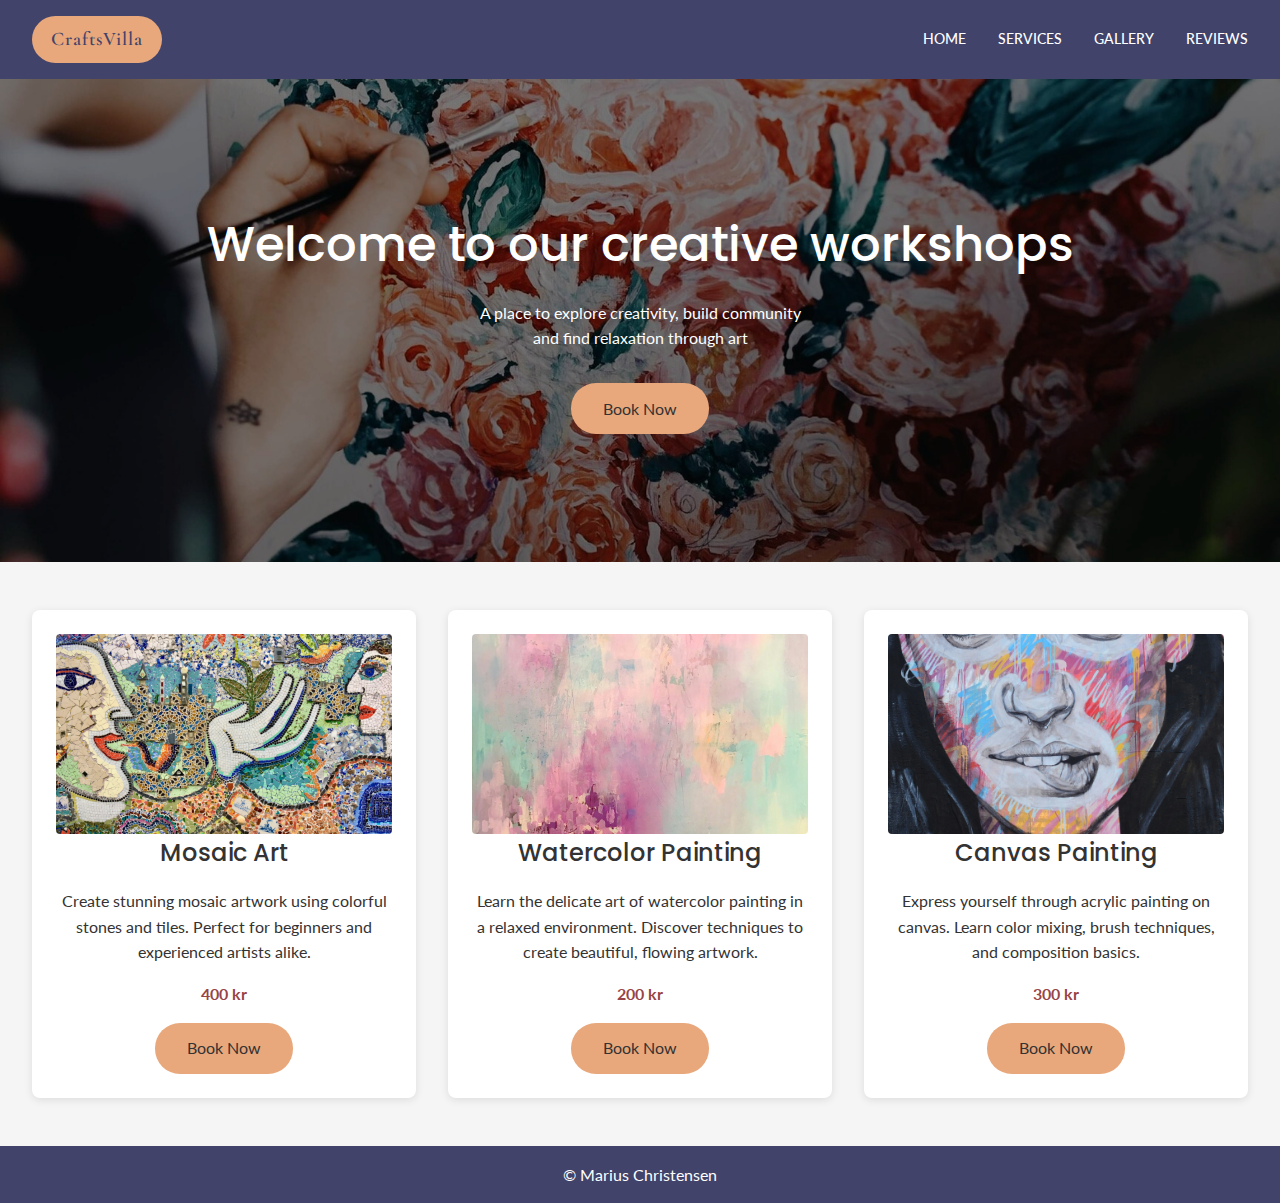
<file: index.html>
<!DOCTYPE html>
<html lang="en">
  <head>
    <meta charset="UTF-8" />
    <meta name="viewport" content="width=device-width, initial-scale=1.0" />
    <title>CraftsVilla - Creative Workshops</title>
    <link rel="preconnect" href="https://fonts.googleapis.com" />
    <link rel="preconnect" href="https://fonts.gstatic.com" crossorigin />
    <link
      href="https://fonts.googleapis.com/css2?family=Cormorant+Garamond:wght@600&family=Poppins:wght@500&family=Lato:wght@400&display=swap"
      rel="stylesheet"
    />
    <link rel="stylesheet" href="style.css" />
  </head>
  <body>
    <header>
      <nav>
        <a href="index.html" class="logo">CraftsVilla</a>
        <div class="nav-links">
          <a href="index.html" class="nav-link">HOME</a>
          <a href="services.html" class="nav-link">SERVICES</a>
          <a href="gallery.html" class="nav-link">GALLERY</a>
          <a href="reviews.html" class="nav-link">REVIEWS</a>
        </div>
      </nav>
    </header>
    <main>
      <section class="hero">
        <div class="hero-content">
          <h1>Welcome to our creative workshops</h1>
          <p class="catchphrase">A place to explore creativity, build community<br />and find relaxation through art</p>
          <a href="services.html" class="btn btn-primary">Book Now</a>
        </div>
      </section>
      <section class="activities">
        <div class="activity-card">
          <div class="activity-image">
            <img src="./assets/images/mosaic.jpg" alt="Mosaic Art Workshop" />
          </div>
          <h3>Mosaic Art</h3>
          <p>
            Create stunning mosaic artwork using colorful stones and tiles. Perfect for beginners and experienced
            artists alike.
          </p>
          <p class="price">400 kr</p>
          <a href="services.html" class="btn btn-primary">Book Now</a>
        </div>
        <div class="activity-card">
          <div class="activity-image">
            <img src="./assets/images/watercolor.jpg" alt="Watercolor Painting Workshop" />
          </div>
          <h3>Watercolor Painting</h3>
          <p>
            Learn the delicate art of watercolor painting in a relaxed environment. Discover techniques to create
            beautiful, flowing artwork.
          </p>
          <p class="price">200 kr</p>
          <a href="services.html" class="btn btn-primary">Book Now</a>
        </div>
        <div class="activity-card">
          <div class="activity-image">
            <img src="./assets/images/canvas.jpg" alt="Canvas Painting Workshop" />
          </div>
          <h3>Canvas Painting</h3>
          <p>
            Express yourself through acrylic painting on canvas. Learn color mixing, brush techniques, and composition
            basics.
          </p>
          <p class="price">300 kr</p>
          <a href="services.html" class="btn btn-primary">Book Now</a>
        </div>
      </section>
    </main>
    <footer>
      <p>© Marius Christensen</p>
    </footer>
    <script src="script.js"></script>
  </body>
</html>
</file>
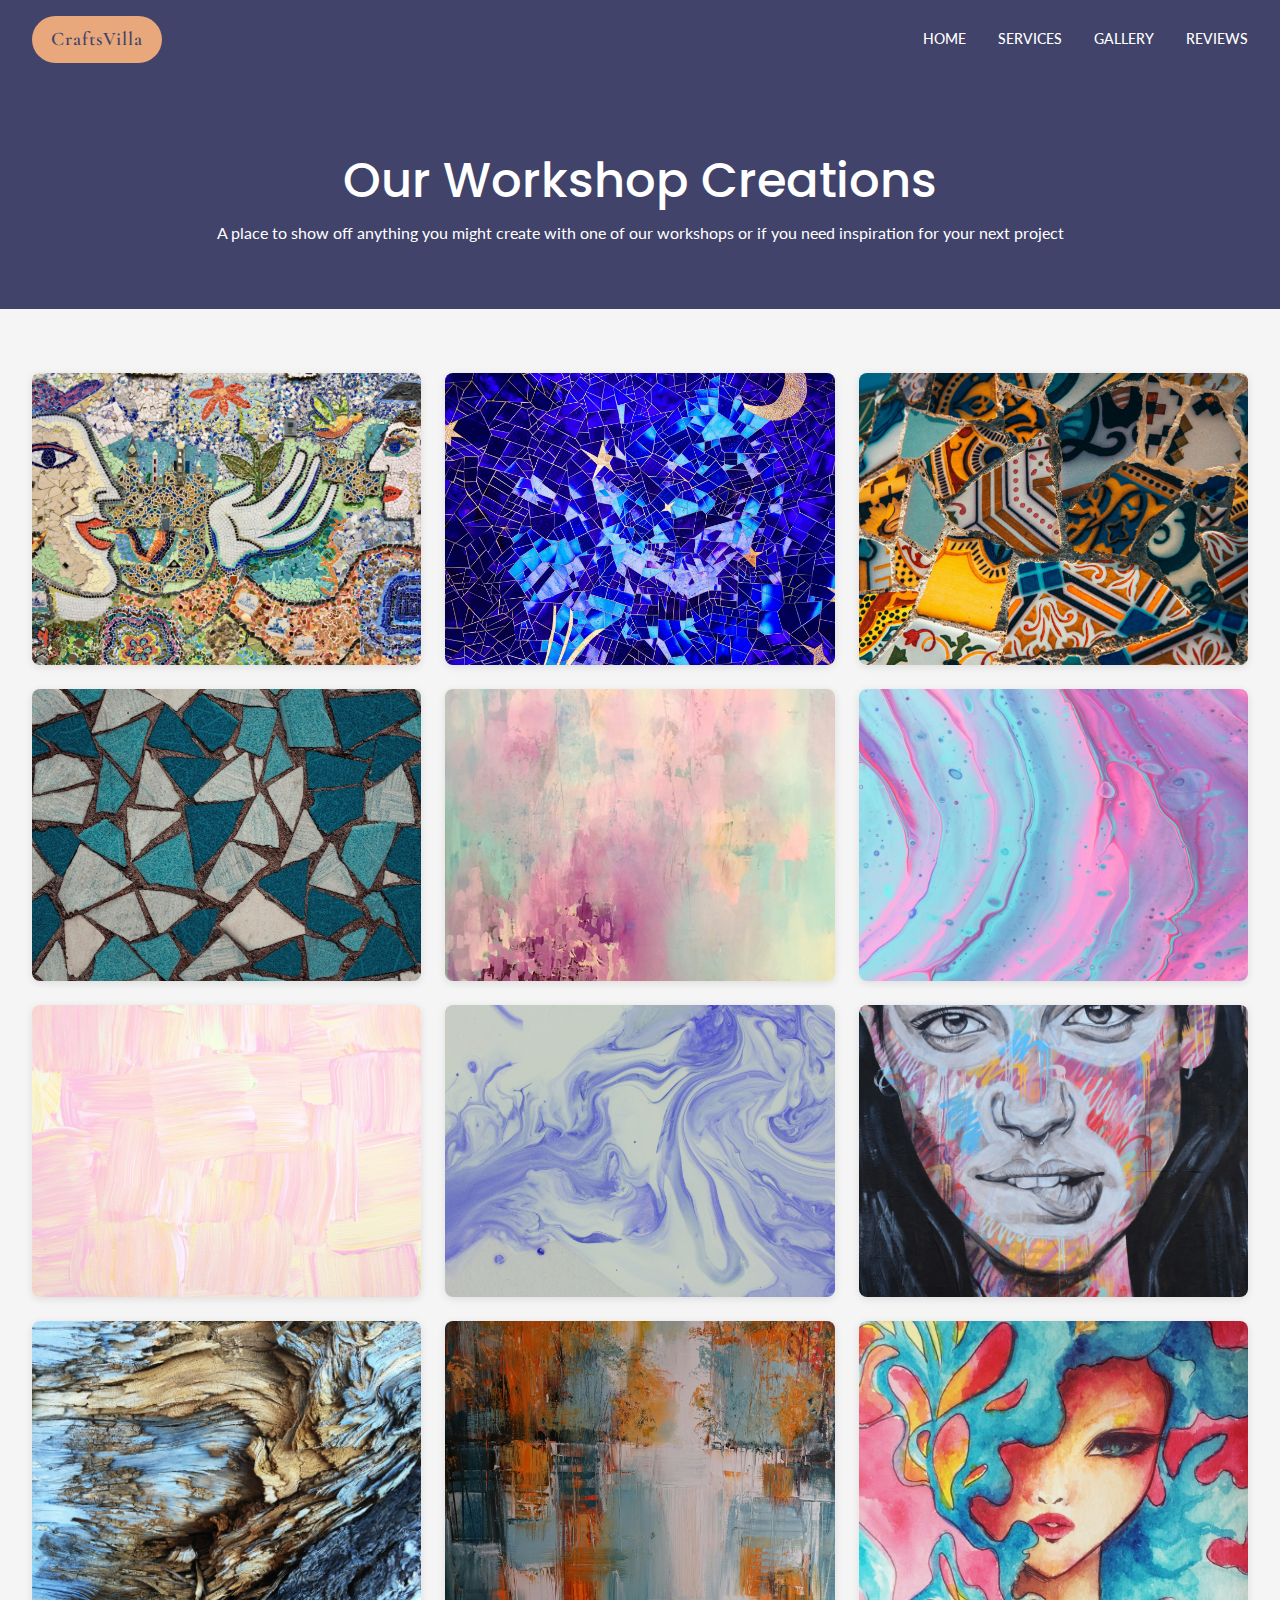
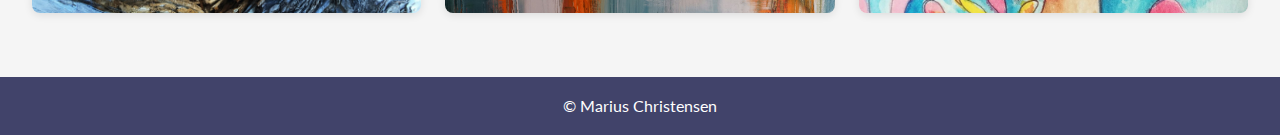
<file: gallery.html>
<!DOCTYPE html>
<html lang="en">
  <head>
    <meta charset="UTF-8" />
    <meta name="viewport" content="width=device-width, initial-scale=1.0" />
    <title>Gallery - CraftsVilla</title>
    <link rel="preconnect" href="https://fonts.googleapis.com" />
    <link rel="preconnect" href="https://fonts.gstatic.com" crossorigin />
    <link
      href="https://fonts.googleapis.com/css2?family=Cormorant+Garamond:wght@600&family=Poppins:wght@500&family=Lato:wght@400&display=swap"
      rel="stylesheet"
    />
    <link rel="stylesheet" href="style.css" />
  </head>
  <body>
    <header>
      <nav>
        <a href="index.html" class="logo">CraftsVilla</a>
        <div class="nav-links">
          <a href="index.html" class="nav-link">HOME</a>
          <a href="services.html" class="nav-link">SERVICES</a>
          <a href="gallery.html" class="nav-link">GALLERY</a>
          <a href="reviews.html" class="nav-link">REVIEWS</a>
        </div>
      </nav>
    </header>
    <main>
      <section class="gallery-hero">
        <div class="hero-content">
          <h1>Our Workshop Creations</h1>
          <p>
            A place to show off anything you might create with one of our workshops or if you need inspiration for your
            next project
          </p>
        </div>
      </section>
      <section class="gallery-container">
        <div class="gallery-item">
          <img src="./assets/images/mosaic.jpg" alt="Mosaic Art Creation" loading="lazy" />
          <div class="gallery-caption">
            <h3>Ocean Mosaic</h3>
            <p>Created in Mosaic Art Workshop</p>
          </div>
        </div>
        <div class="gallery-item">
          <img src="./assets/images/mosaic2.jpg" alt="Mosaic Art Creation" loading="lazy" />
          <div class="gallery-caption">
            <h3>Nature Mosaic</h3>
            <p>Created in Mosaic Art Workshop</p>
          </div>
        </div>
        <div class="gallery-item">
          <img src="./assets/images/mosaic3.jpg" alt="Mosaic Art Creation" loading="lazy" />
          <div class="gallery-caption">
            <h3>Abstract Mosaic</h3>
            <p>Created in Mosaic Art Workshop</p>
          </div>
        </div>
        <div class="gallery-item">
          <img src="./assets/images/mosaic4.jpg" alt="Mosaic Art Creation" loading="lazy" />
          <div class="gallery-caption">
            <h3>Geometric Mosaic</h3>
            <p>Created in Mosaic Art Workshop</p>
          </div>
        </div>
        <div class="gallery-item">
          <img src="./assets/images/watercolor.jpg" alt="Watercolor Painting" loading="lazy" />
          <div class="gallery-caption">
            <h3>Spring Flowers</h3>
            <p>Created in Watercolor Workshop</p>
          </div>
        </div>
        <div class="gallery-item">
          <img src="./assets/images/watercolor2.jpg" alt="Watercolor Painting" loading="lazy" />
          <div class="gallery-caption">
            <h3>Mountain Scene</h3>
            <p>Created in Watercolor Workshop</p>
          </div>
        </div>
        <div class="gallery-item">
          <img src="./assets/images/watercolor3.jpg" alt="Watercolor Painting" loading="lazy" />
          <div class="gallery-caption">
            <h3>Ocean Sunset</h3>
            <p>Created in Watercolor Workshop</p>
          </div>
        </div>
        <div class="gallery-item">
          <img src="./assets/images/watercolor4.jpg" alt="Watercolor Painting" loading="lazy" />
          <div class="gallery-caption">
            <h3>Forest Path</h3>
            <p>Created in Watercolor Workshop</p>
          </div>
        </div>
        <div class="gallery-item">
          <img src="./assets/images/canvas.jpg" alt="Canvas Painting" loading="lazy" />
          <div class="gallery-caption">
            <h3>Sunset Scene</h3>
            <p>Created in Canvas Painting Workshop</p>
          </div>
        </div>
        <div class="gallery-item">
          <img src="./assets/images/canvas2.jpg" alt="Canvas Painting" loading="lazy" />
          <div class="gallery-caption">
            <h3>City Lights</h3>
            <p>Created in Canvas Painting Workshop</p>
          </div>
        </div>
        <div class="gallery-item">
          <img src="./assets/images/canvas3.jpg" alt="Canvas Painting" loading="lazy" />
          <div class="gallery-caption">
            <h3>Abstract Dreams</h3>
            <p>Created in Canvas Painting Workshop</p>
          </div>
        </div>
        <div class="gallery-item">
          <img src="./assets/images/canvas4.jpg" alt="Canvas Painting" loading="lazy" />
          <div class="gallery-caption">
            <h3>Nature's Beauty</h3>
            <p>Created in Canvas Painting Workshop</p>
          </div>
        </div>
      </section>
    </main>
    <footer>
      <p>© Marius Christensen</p>
    </footer>
    <script src="script.js"></script>
  </body>
</html>
</file>
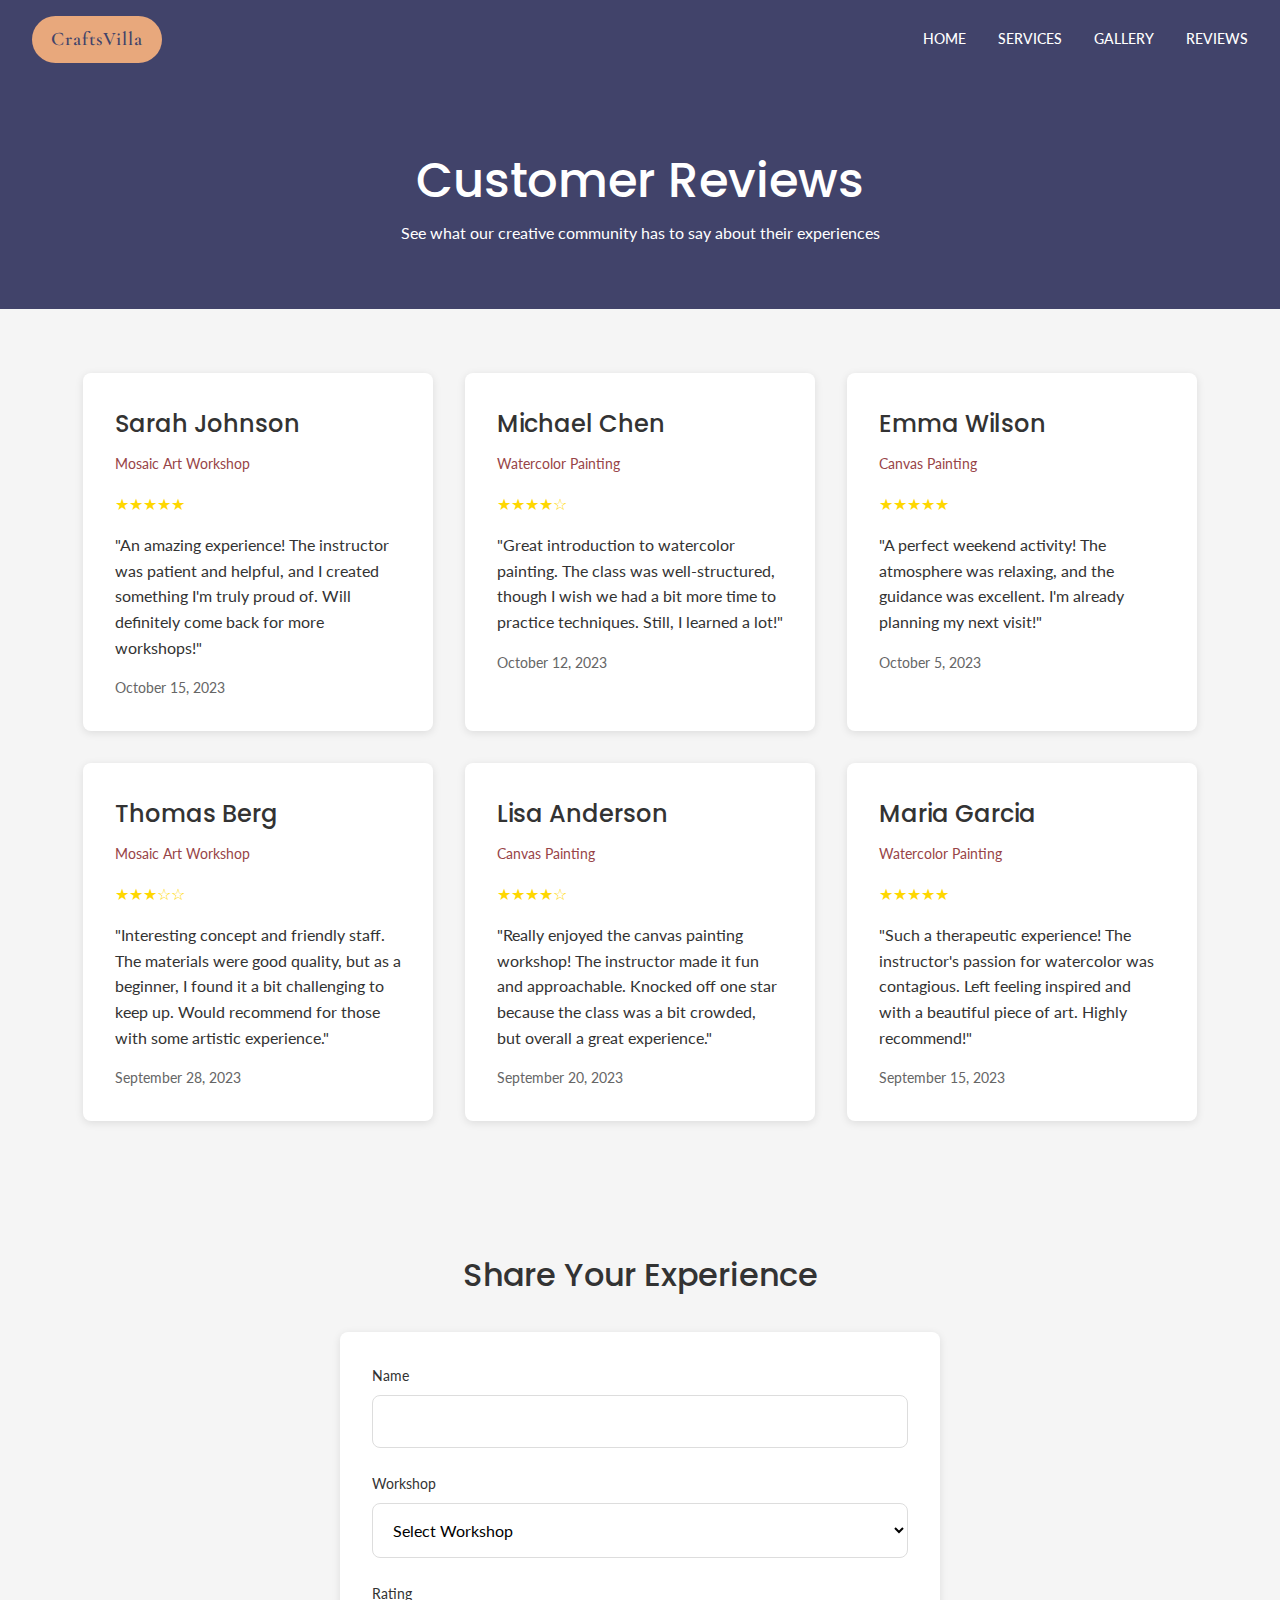
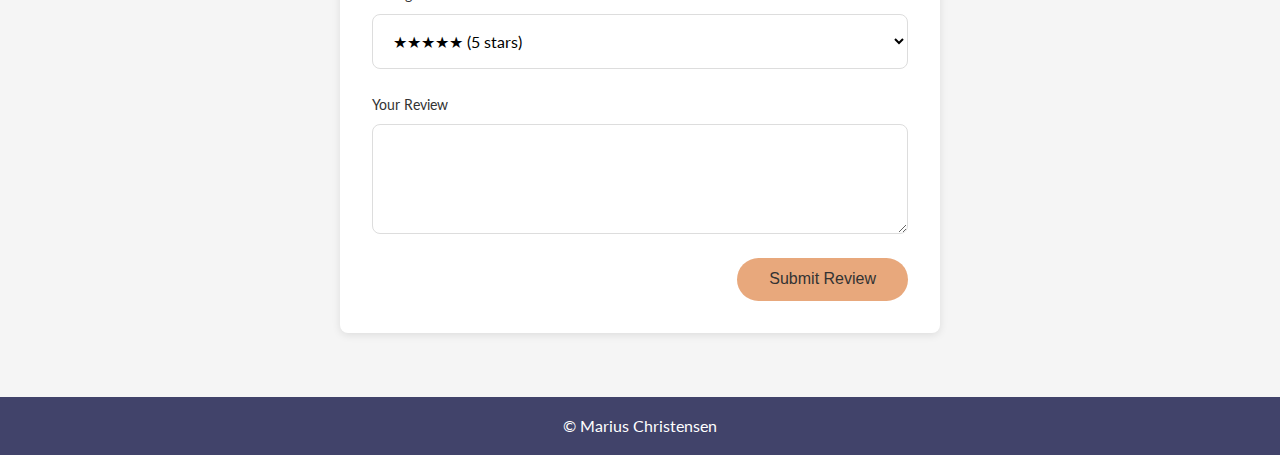
<file: reviews.html>
<!DOCTYPE html>
<html lang="en">
  <head>
    <meta charset="UTF-8" />
    <meta name="viewport" content="width=device-width, initial-scale=1.0" />
    <title>Reviews - CraftsVilla</title>
    <link rel="preconnect" href="https://fonts.googleapis.com" />
    <link rel="preconnect" href="https://fonts.gstatic.com" crossorigin />
    <link
      href="https://fonts.googleapis.com/css2?family=Cormorant+Garamond:wght@600&family=Poppins:wght@500&family=Lato:wght@400&display=swap"
      rel="stylesheet"
    />
    <link rel="stylesheet" href="style.css" />
  </head>
  <body>
    <header>
      <nav>
        <a href="index.html" class="logo">CraftsVilla</a>
        <div class="nav-links">
          <a href="index.html" class="nav-link">HOME</a>
          <a href="services.html" class="nav-link">SERVICES</a>
          <a href="gallery.html" class="nav-link">GALLERY</a>
          <a href="reviews.html" class="nav-link">REVIEWS</a>
        </div>
      </nav>
    </header>
    <main>
      <section class="reviews-hero">
        <div class="hero-content">
          <h1>Customer Reviews</h1>
          <p>See what our creative community has to say about their experiences</p>
        </div>
      </section>
      <section class="reviews-container">
        <div class="review-card">
          <div class="review-header">
            <div class="reviewer-info">
              <h3>Sarah Johnson</h3>
              <p class="workshop-type">Mosaic Art Workshop</p>
            </div>
          </div>
          <div class="rating">★★★★★</div>
          <p class="review-text">
            "An amazing experience! The instructor was patient and helpful, and I created something I'm truly proud of.
            Will definitely come back for more workshops!"
          </p>
          <p class="review-date">October 15, 2023</p>
        </div>
        <div class="review-card">
          <div class="review-header">
            <div class="reviewer-info">
              <h3>Michael Chen</h3>
              <p class="workshop-type">Watercolor Painting</p>
            </div>
          </div>
          <div class="rating">★★★★☆</div>
          <p class="review-text">
            "Great introduction to watercolor painting. The class was well-structured, though I wish we had a bit more
            time to practice techniques. Still, I learned a lot!"
          </p>
          <p class="review-date">October 12, 2023</p>
        </div>
        <div class="review-card">
          <div class="review-header">
            <div class="reviewer-info">
              <h3>Emma Wilson</h3>
              <p class="workshop-type">Canvas Painting</p>
            </div>
          </div>
          <div class="rating">★★★★★</div>
          <p class="review-text">
            "A perfect weekend activity! The atmosphere was relaxing, and the guidance was excellent. I'm already
            planning my next visit!"
          </p>
          <p class="review-date">October 5, 2023</p>
        </div>
        <div class="review-card">
          <div class="review-header">
            <div class="reviewer-info">
              <h3>Thomas Berg</h3>
              <p class="workshop-type">Mosaic Art Workshop</p>
            </div>
          </div>
          <div class="rating">★★★☆☆</div>
          <p class="review-text">
            "Interesting concept and friendly staff. The materials were good quality, but as a beginner, I found it a
            bit challenging to keep up. Would recommend for those with some artistic experience."
          </p>
          <p class="review-date">September 28, 2023</p>
        </div>
        <div class="review-card">
          <div class="review-header">
            <div class="reviewer-info">
              <h3>Lisa Anderson</h3>
              <p class="workshop-type">Canvas Painting</p>
            </div>
          </div>
          <div class="rating">★★★★☆</div>
          <p class="review-text">
            "Really enjoyed the canvas painting workshop! The instructor made it fun and approachable. Knocked off one
            star because the class was a bit crowded, but overall a great experience."
          </p>
          <p class="review-date">September 20, 2023</p>
        </div>
        <div class="review-card">
          <div class="review-header">
            <div class="reviewer-info">
              <h3>Maria Garcia</h3>
              <p class="workshop-type">Watercolor Painting</p>
            </div>
          </div>
          <div class="rating">★★★★★</div>
          <p class="review-text">
            "Such a therapeutic experience! The instructor's passion for watercolor was contagious. Left feeling
            inspired and with a beautiful piece of art. Highly recommend!"
          </p>
          <p class="review-date">September 15, 2023</p>
        </div>
      </section>
      <section class="review-form-section">
        <div class="container">
          <h2>Share Your Experience</h2>
          <form class="form-container">
            <div class="input-group">
              <label for="review-name">Name</label>
              <input type="text" id="review-name" required />
            </div>
            <div class="input-group">
              <label for="review-workshop">Workshop</label>
              <select id="review-workshop" required>
                <option value="" disabled selected>Select Workshop</option>
                <option value="mosaic">Mosaic Art</option>
                <option value="watercolor">Watercolor Painting</option>
                <option value="canvas">Canvas Painting</option>
              </select>
            </div>
            <div class="input-group">
              <label for="review-rating">Rating</label>
              <select id="review-rating" required>
                <option value="5">★★★★★ (5 stars)</option>
                <option value="4">★★★★☆ (4 stars)</option>
                <option value="3">★★★☆☆ (3 stars)</option>
                <option value="2">★★☆☆☆ (2 stars)</option>
                <option value="1">★☆☆☆☆ (1 star)</option>
              </select>
            </div>
            <div class="input-group">
              <label for="review-text">Your Review</label>
              <textarea id="review-text" rows="4" required></textarea>
            </div>
            <div class="submit-button-container">
              <button type="submit" class="btn btn-primary">Submit Review</button>
            </div>
          </form>
        </div>
      </section>
    </main>
    <footer>
      <p>© Marius Christensen</p>
    </footer>
    <script src="script.js"></script>
  </body>
</html>
</file>
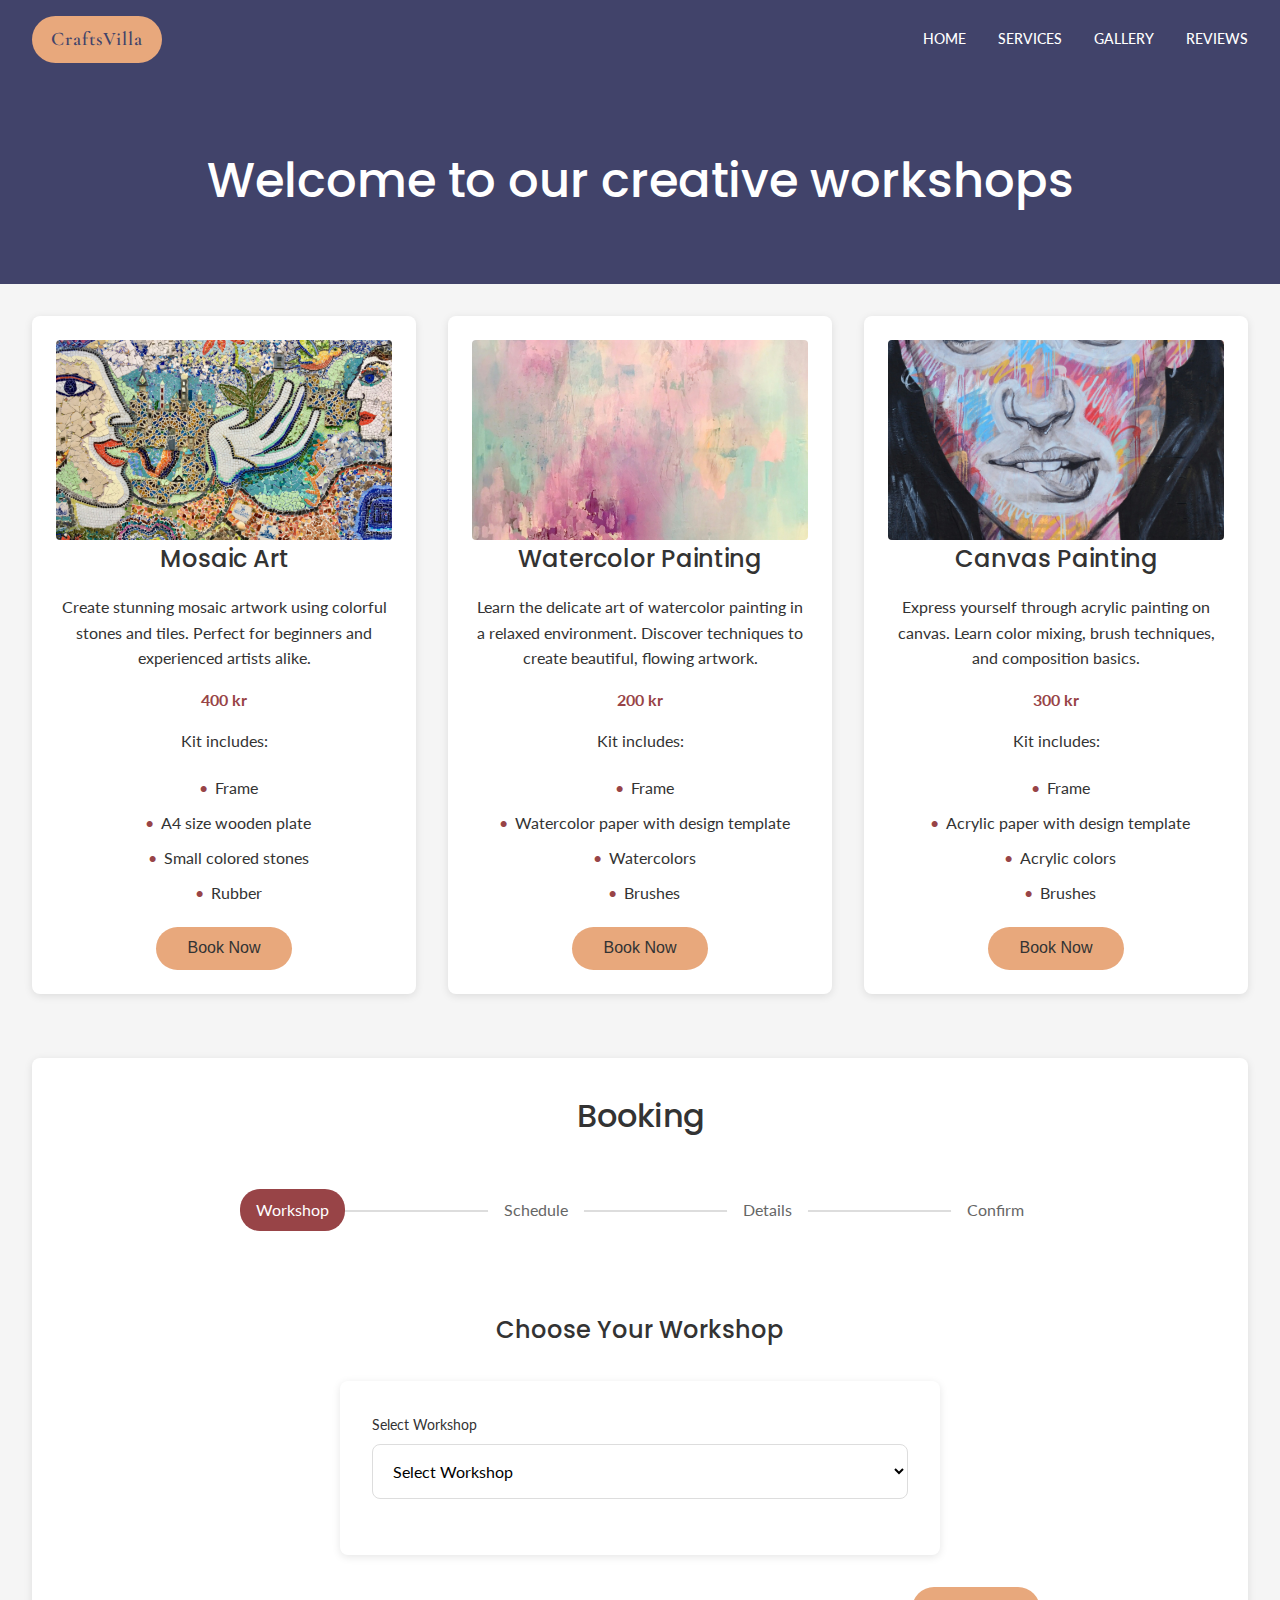
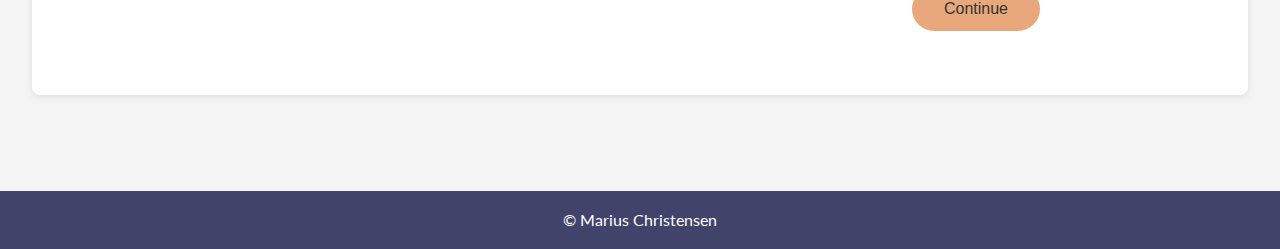
<file: services.html>
<!DOCTYPE html>
<html lang="en">
  <head>
    <meta charset="UTF-8" />
    <meta name="viewport" content="width=device-width, initial-scale=1.0" />
    <title>Services - CraftsVilla</title>
    <link rel="preconnect" href="https://fonts.googleapis.com" />
    <link rel="preconnect" href="https://fonts.gstatic.com" crossorigin />
    <link
      href="https://fonts.googleapis.com/css2?family=Cormorant+Garamond:wght@600&family=Poppins:wght@500&family=Lato:wght@400&display=swap"
      rel="stylesheet"
    />
    <link rel="stylesheet" href="style.css" />
  </head>
  <body>
    <header>
      <nav>
        <a href="index.html" class="logo">CraftsVilla</a>
        <div class="nav-links">
          <a href="index.html" class="nav-link">HOME</a>
          <a href="services.html" class="nav-link">SERVICES</a>
          <a href="gallery.html" class="nav-link">GALLERY</a>
          <a href="reviews.html" class="nav-link">REVIEWS</a>
        </div>
      </nav>
    </header>
    <main>
      <section class="services-hero">
        <div class="hero-content">
          <h1>Welcome to our creative workshops</h1>
        </div>
      </section>
      <section class="services-container">
        <div class="services-grid">
          <div class="activity-card">
            <div class="activity-image">
              <img src="./assets/images/mosaic.jpg" alt="Mosaic Art Workshop" />
            </div>
            <h3>Mosaic Art</h3>
            <p>
              Create stunning mosaic artwork using colorful stones and tiles. Perfect for beginners and experienced
              artists alike.
            </p>
            <p class="price">400 kr</p>
            <p>Kit includes:</p>
            <ul class="kit-list">
              <li>Frame</li>
              <li>A4 size wooden plate</li>
              <li>Small colored stones</li>
              <li>Rubber</li>
            </ul>
            <button class="btn btn-primary" onclick="window.location.href='#booking'">Book Now</button>
          </div>
          <div class="activity-card">
            <div class="activity-image">
              <img src="./assets/images/watercolor.jpg" alt="Watercolor Painting Workshop" />
            </div>
            <h3>Watercolor Painting</h3>
            <p>
              Learn the delicate art of watercolor painting in a relaxed environment. Discover techniques to create
              beautiful, flowing artwork.
            </p>
            <p class="price">200 kr</p>
            <p>Kit includes:</p>
            <ul class="kit-list">
              <li>Frame</li>
              <li>Watercolor paper with design template</li>
              <li>Watercolors</li>
              <li>Brushes</li>
            </ul>
            <button class="btn btn-primary" onclick="window.location.href='#booking'">Book Now</button>
          </div>
          <div class="activity-card">
            <div class="activity-image">
              <img src="./assets/images/canvas.jpg" alt="Canvas Painting Workshop" />
            </div>
            <h3>Canvas Painting</h3>
            <p>
              Express yourself through acrylic painting on canvas. Learn color mixing, brush techniques, and composition
              basics.
            </p>
            <p class="price">300 kr</p>
            <p>Kit includes:</p>
            <ul class="kit-list">
              <li>Frame</li>
              <li>Acrylic paper with design template</li>
              <li>Acrylic colors</li>
              <li>Brushes</li>
            </ul>
            <button class="btn btn-primary" onclick="window.location.href='#booking'">Book Now</button>
          </div>
        </div>
        <section class="booking-section" id="booking">
          <h2>Booking</h2>
          <div class="booking-container">
            <div class="booking-progress">
              <div class="progress-step active">Workshop</div>
              <div class="progress-step">Schedule</div>
              <div class="progress-step">Details</div>
              <div class="progress-step">Confirm</div>
            </div>
            <div class="booking-step active" id="step-1">
              <h3>Choose Your Workshop</h3>
              <div class="form-container">
                <div class="input-group">
                  <label for="workshop">Select Workshop</label>
                  <select id="workshop" required>
                    <option value="" disabled selected>Select Workshop</option>
                    <option value="Mosaic Art">Mosaic Art</option>
                    <option value="Watercolor Painting">Watercolor Painting</option>
                    <option value="Canvas Painting">Canvas Painting</option>
                  </select>
                </div>
              </div>
              <div class="step-buttons">
                <button class="btn btn-primary">Continue</button>
              </div>
            </div>
            <div class="booking-step" id="step-2">
              <h3>Select Date & Time</h3>
              <div class="form-container">
                <div class="datetime-select">
                  <div class="input-group date-input">
                    <label for="booking-date">Date</label>
                    <input type="date" id="booking-date" required />
                  </div>
                  <div class="input-group">
                    <label for="booking-time">Time</label>
                    <select id="booking-time" required>
                      <option value="" disabled selected>Select Time</option>
                      <option value="10:00">10:00</option>
                      <option value="11:00">11:00</option>
                      <option value="12:00">12:00</option>
                      <option value="13:00">13:00</option>
                      <option value="14:00">14:00</option>
                      <option value="15:00">15:00</option>
                      <option value="16:00">16:00</option>
                      <option value="17:00">17:00</option>
                      <option value="18:00">18:00</option>
                    </select>
                  </div>
                </div>
              </div>
              <div class="step-buttons">
                <button class="btn btn-secondary">Back</button>
                <button class="btn btn-primary">Continue</button>
              </div>
            </div>
            <div class="booking-step" id="step-3">
              <h3>Your Details</h3>
              <div class="form-container">
                <div class="input-group">
                  <label for="fullname">Full Name</label>
                  <input type="text" id="fullname" placeholder="Full Name" required />
                </div>
                <div class="input-group">
                  <label for="email">Email</label>
                  <input type="email" id="email" placeholder="Email" required />
                </div>
                <div class="input-group">
                  <label for="phone">Phone Number</label>
                  <input type="tel" id="phone" placeholder="Phone Number" required />
                </div>
              </div>
              <div class="step-buttons">
                <button class="btn btn-secondary">Back</button>
                <button class="btn btn-primary">Continue</button>
              </div>
            </div>
            <div class="booking-step" id="step-4">
              <h3>Confirm Your Booking</h3>
              <div class="booking-summary"></div>
              <div class="step-buttons">
                <button class="btn btn-secondary">Back</button>
                <button class="btn btn-primary">Confirm Booking</button>
              </div>
            </div>
          </div>
        </section>
      </section>
    </main>
    <footer>
      <p>© Marius Christensen</p>
    </footer>
    <script src="script.js"></script>
  </body>
</html>
</file>
<file: style.css>
/* Variables
   ======== */
:root {
  --primary: #e8a87c;
  --secondary: #41436a;
  --accent: #984447;
  --text: #333333;
  --background: #f5f5f5;
  --max-width: 1400px;
}

/* Base Styles
   ========== */
* {
  margin: 0;
  padding: 0;
  box-sizing: border-box;
}

html {
  scroll-behavior: smooth;
}

body {
  font-family: "Lato", sans-serif;
  color: var(--text);
  background-color: var(--background);
  line-height: 1.6;
}

/* Typography
   ========= */
h1,
h2,
h3 {
  font-family: "Poppins", sans-serif;
  font-weight: 500;
}

h1 {
  font-size: 48px;
}
h2 {
  font-size: 32px;
}
h3 {
  font-size: 24px;
}

/* Layout
   ====== */
main {
  max-width: 100%;
  margin: 0;
  padding: 0;
}

.container {
  max-width: var(--max-width);
  margin: 0 auto;
  padding: 0 2rem;
}

/* Components - Header & Navigation
   ============================== */
header {
  background-color: var(--secondary);
  position: sticky;
  top: 0;
  z-index: 100;
}

nav {
  max-width: var(--max-width);
  margin: 0 auto;
  padding: 1rem 2rem;
  display: flex;
  justify-content: space-between;
  align-items: center;
}

.logo {
  background-color: var(--primary);
  color: var(--secondary);
  padding: 0.5rem 1.2rem;
  border-radius: 25px;
  text-decoration: none;
  font-family: "Cormorant Garamond", serif;
  font-weight: 600;
  font-size: 1.2rem;
  letter-spacing: 1px;
}

.nav-links {
  display: flex;
  gap: 2rem;
}

.nav-links a {
  color: white;
  text-decoration: none;
  font-size: 14px;
  font-weight: 500;
  transition: color 0.3s ease;
}

.nav-links a:hover {
  color: var(--primary);
}

/* Components - Buttons
   ================== */
.btn {
  display: inline-block;
  padding: 0.8rem 2rem;
  border: none;
  border-radius: 25px;
  font-size: 1rem;
  cursor: pointer;
  transition: all 0.3s ease;
  text-decoration: none;
}

.btn-primary {
  background-color: var(--primary);
  color: var(--text);
}

.btn-primary:hover {
  background-color: var(--accent);
  color: white;
}

.btn-secondary {
  background-color: #ddd;
  color: var(--text);
}

.btn-secondary:hover {
  background-color: #ccc;
}

/* Components - Cards
   ================ */
.activity-card {
  background-color: white;
  padding: 1.5rem;
  border-radius: 8px;
  text-align: center;
  box-shadow: 0 2px 8px rgba(0, 0, 0, 0.1);
}

.activity-card h3 {
  margin-bottom: 1rem;
}

.activity-card .price {
  font-weight: bold;
  color: var(--accent);
  margin: 1rem 0;
}

.review-card {
  flex: 0 1 350px;
  background: white;
  padding: 2rem;
  border-radius: 8px;
  box-shadow: 0 2px 8px rgba(0, 0, 0, 0.1);
}

.review-header {
  margin-bottom: 1rem;
}

.reviewer-info h3 {
  margin-bottom: 0.5rem;
}

/* Components - Forms
   ================ */
.input-group {
  display: flex;
  flex-direction: column;
  gap: 0.5rem;
  margin-bottom: 1.5rem;
}

.input-group label {
  color: var(--text);
  font-size: 0.9rem;
}

.input-group input,
.input-group select,
.input-group textarea {
  width: 100%;
  padding: 1rem;
  border: 1px solid #ddd;
  border-radius: 8px;
  font-size: 1rem;
  font-family: inherit;
  background-color: white;
  transition: border-color 0.3s ease;
}

.input-group.date-input {
  position: relative;
}

.input-group.date-input input[type="date"] {
  cursor: pointer;
  position: relative;
  z-index: 1;
}

.input-group.date-input input[type="date"]::-webkit-calendar-picker-indicator {
  width: 100%;
  height: 100%;
  position: absolute;
  top: 0;
  left: 0;
  margin: 0;
  cursor: pointer;
  opacity: 0;
}

.form-container {
  max-width: 600px;
  margin: 0 auto;
  padding: 2rem;
  background: white;
  border-radius: 8px;
  box-shadow: 0 2px 8px rgba(0, 0, 0, 0.1);
}

/* Sections - Hero
   ============== */
.hero {
  background-image: linear-gradient(rgba(0, 0, 0, 0.5), rgba(0, 0, 0, 0.5)), url("./assets/images/hero-bg.jpg");
  background-size: cover;
  background-position: center;
  color: white;
  text-align: center;
  padding: 8rem 2rem;
  width: 100%;
}

.hero-content {
  max-width: var(--max-width);
  margin: 0 auto;
}

.hero h1 {
  margin-bottom: 1rem;
}

.hero .catchphrase {
  margin-bottom: 2rem;
}

.services-hero,
.gallery-hero,
.reviews-hero {
  background-color: var(--secondary);
  color: white;
  text-align: center;
  padding: 4rem 2rem;
}

/* Sections - Activities & Services
   ============================== */
.activities {
  max-width: var(--max-width);
  margin: 3rem auto;
  padding: 0 2rem;
  display: grid;
  grid-template-columns: repeat(3, 1fr);
  gap: 2rem;
}

.activity-image {
  width: 100%;
  height: 200px;
  border-radius: 4px;
  overflow: hidden;
}

.activity-image img {
  width: 100%;
  height: 100%;
  object-fit: cover;
  transition: transform 0.3s ease;
}

.activity-image:hover img {
  transform: scale(1.05);
}

.services-container {
  max-width: var(--max-width);
  margin: 0 auto;
  padding: 2rem;
}

.services-grid {
  display: grid;
  grid-template-columns: repeat(3, 1fr);
  gap: 2rem;
  margin-bottom: 4rem;
}

/* Sections - Booking
   ================= */
.booking-section {
  max-width: var(--max-width);
  margin: 4rem auto;
  padding: 2rem;
  background-color: white;
  border-radius: 8px;
  box-shadow: 0 2px 8px rgba(0, 0, 0, 0.1);
}

.booking-section h2 {
  text-align: center;
  margin-bottom: 3rem;
}

.booking-container {
  max-width: 800px;
  margin: 0 auto;
}

.booking-progress {
  display: flex;
  justify-content: space-between;
  margin-bottom: 3rem;
  position: relative;
}

.booking-progress::before {
  content: "";
  position: absolute;
  top: 50%;
  left: 0;
  right: 0;
  height: 2px;
  background: #ddd;
  z-index: 1;
}

.progress-step {
  background: white;
  padding: 0.5rem 1rem;
  border-radius: 20px;
  color: #666;
  position: relative;
  z-index: 2;
}

.progress-step.active {
  background: var(--accent);
  color: white;
}

.booking-step {
  display: none;
  padding: 2rem 0;
}

.booking-step.active {
  display: block;
}

.booking-step h3 {
  margin-bottom: 2rem;
  text-align: center;
}

.datetime-select {
  display: grid;
  grid-template-columns: 1fr 1fr;
  gap: 1rem;
  margin-bottom: 1rem;
}

.step-buttons {
  display: flex;
  justify-content: space-between;
  margin-top: 2rem;
}

#step-1 .step-buttons {
  justify-content: flex-end;
}

.booking-summary {
  background: var(--primary);
  padding: 3rem;
  border-radius: 8px;
  margin: 2rem 0;
  text-align: center;
  color: white;
  box-shadow: 0 2px 8px rgba(0, 0, 0, 0.1);
}

.booking-summary h3 {
  color: var(--text);
  font-size: 1.5rem;
  margin-bottom: 1rem;
}

.booking-summary p {
  color: var(--text);
  font-size: 1.1rem;
  line-height: 1.6;
}

.booking-summary p:last-child {
  margin-top: 1.5rem;
}

/* Sections - Gallery
   ================ */
.gallery-container {
  max-width: var(--max-width);
  margin: 4rem auto;
  padding: 0 2rem;
  display: flex;
  flex-wrap: wrap;
  gap: 1.5rem;
  justify-content: center;
}

.gallery-item {
  flex: 0 1 calc(33.333% - 1rem);
  aspect-ratio: 4/3;
  border-radius: 8px;
  overflow: hidden;
  position: relative;
  box-shadow: 0 2px 8px rgba(0, 0, 0, 0.1);
}

.gallery-item img {
  width: 100%;
  height: 100%;
  object-fit: cover;
  transition: transform 0.3s ease;
}

.gallery-item:hover img {
  transform: scale(1.05);
}

.gallery-caption {
  display: block;
  position: absolute;
  bottom: 0;
  left: 0;
  right: 0;
  background: rgba(0, 0, 0, 0.7);
  color: white;
  padding: 1rem;
  transform: translateY(100%);
  transition: transform 0.3s ease;
}

.gallery-item:hover .gallery-caption {
  transform: translateY(0);
}

.gallery-caption h3 {
  font-size: 1.1rem;
  margin-bottom: 0.5rem;
}

.gallery-caption p {
  font-size: 0.9rem;
  opacity: 0.9;
}

/* Sections - Reviews
   ================ */
.reviews-container {
  max-width: var(--max-width);
  margin: 4rem auto;
  padding: 0 2rem;
  display: flex;
  flex-wrap: wrap;
  gap: 2rem;
  justify-content: center;
}

.workshop-type {
  color: var(--accent);
  font-size: 0.9rem;
}

.rating {
  color: #ffd700;
  margin: 1rem 0;
}

.review-text {
  color: var(--text);
  line-height: 1.6;
}

.review-date {
  color: #666;
  font-size: 0.9rem;
  margin-top: 1rem;
}

.review-form-section {
  background-color: var(--background);
  padding: 4rem 0;
}

.review-form-section h2 {
  text-align: center;
  margin-bottom: 2rem;
}

.submit-button-container {
  display: flex;
  justify-content: flex-end;
}

/* Components - Kit List
   =================== */
.kit-list {
  list-style: none;
  padding: 0;
  margin: 1rem 0;
  text-align: center;
  display: flex;
  flex-direction: column;
  align-items: center;
}

.kit-list li {
  padding: 0.3rem 0;
  padding-left: 1.5rem;
  position: relative;
  width: fit-content;
}

.kit-list li::before {
  content: "•";
  color: var(--accent);
  position: absolute;
  left: 0.5rem;
}

/* Footer
   ====== */
footer {
  text-align: center;
  padding: 1rem;
  background-color: var(--secondary);
  color: white;
}

/* Media Queries
   ============ */
@media (max-width: 1024px) {
  .gallery-item {
    flex: 0 1 calc(50% - 1rem);
  }
}

@media (max-width: 768px) {
  nav {
    padding: 1rem;
  }
  .nav-links {
    gap: 1rem;
  }
  .nav-links a {
    font-size: 12px;
  }
  .activities,
  .services-grid {
    grid-template-columns: 1fr;
    gap: 1.5rem;
  }
}

@media (max-width: 640px) {
  .gallery-item {
    flex: 0 1 100%;
  }
}
</file>
